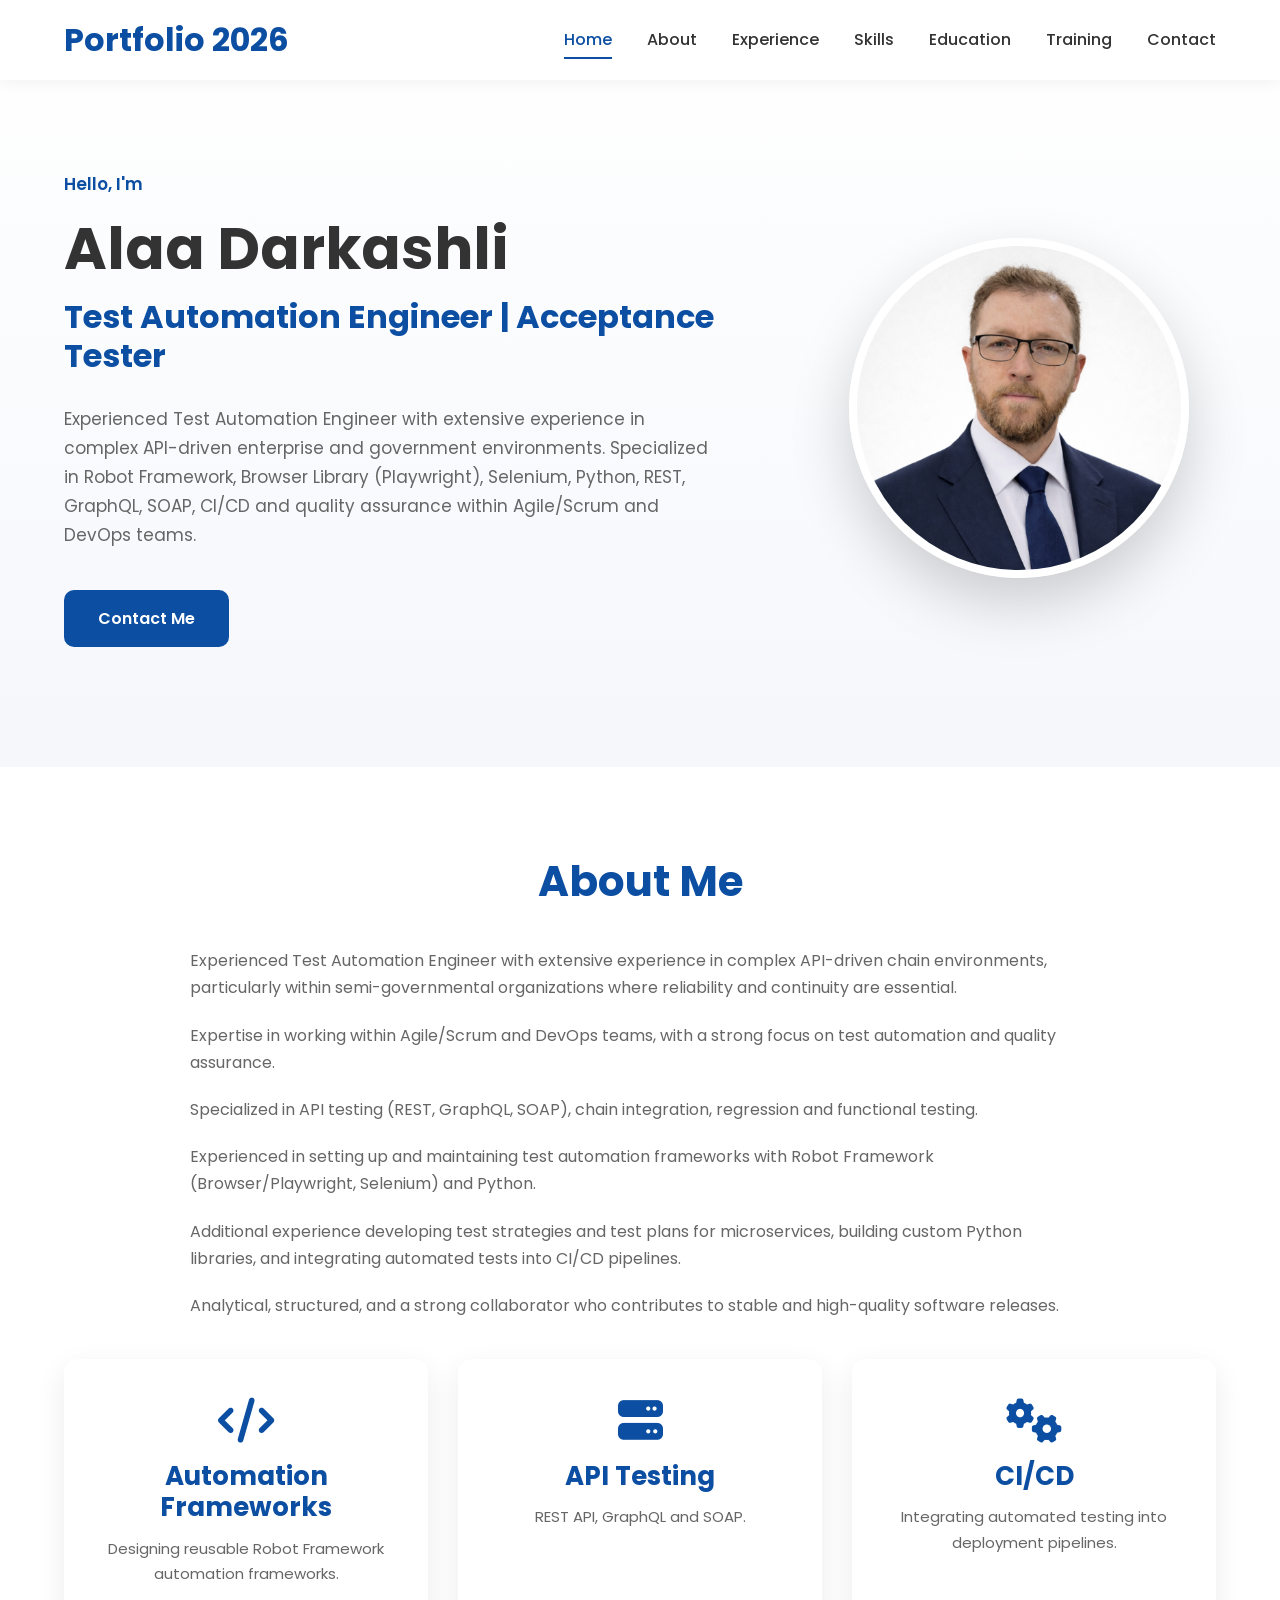
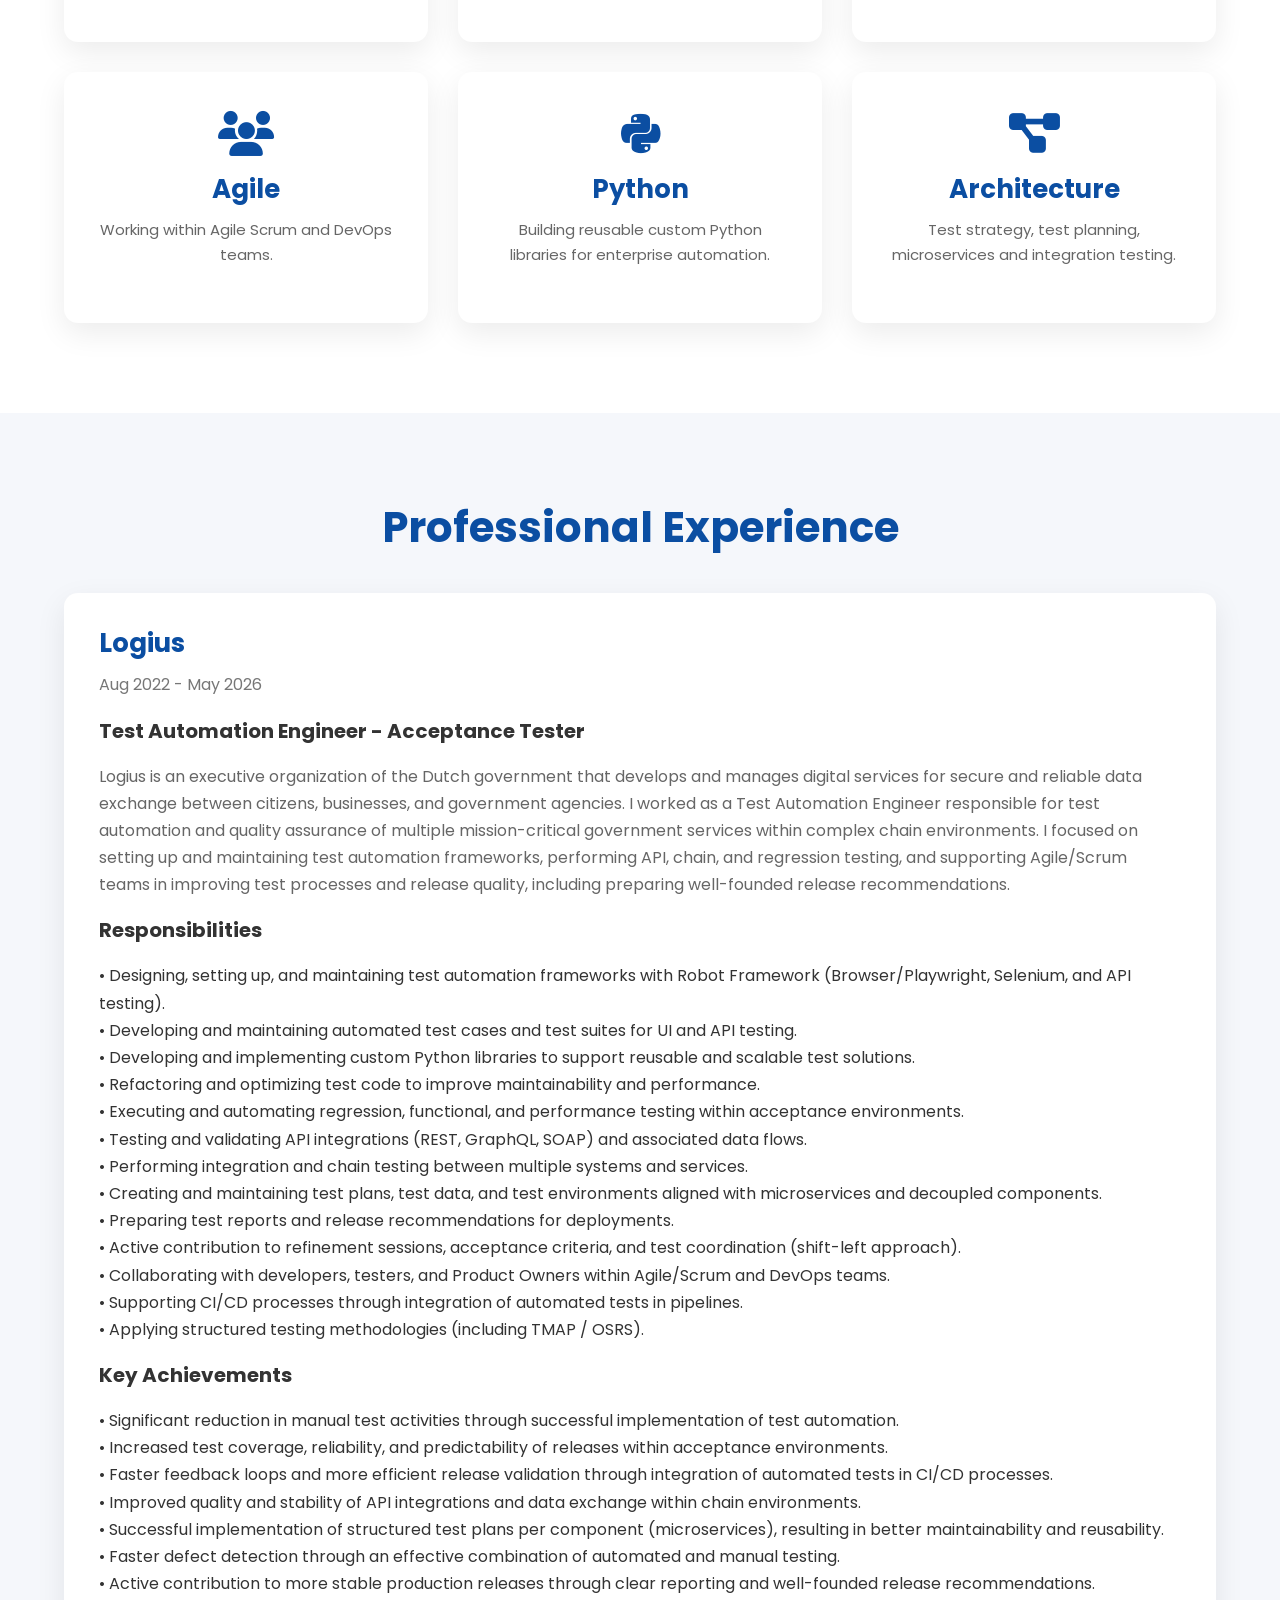
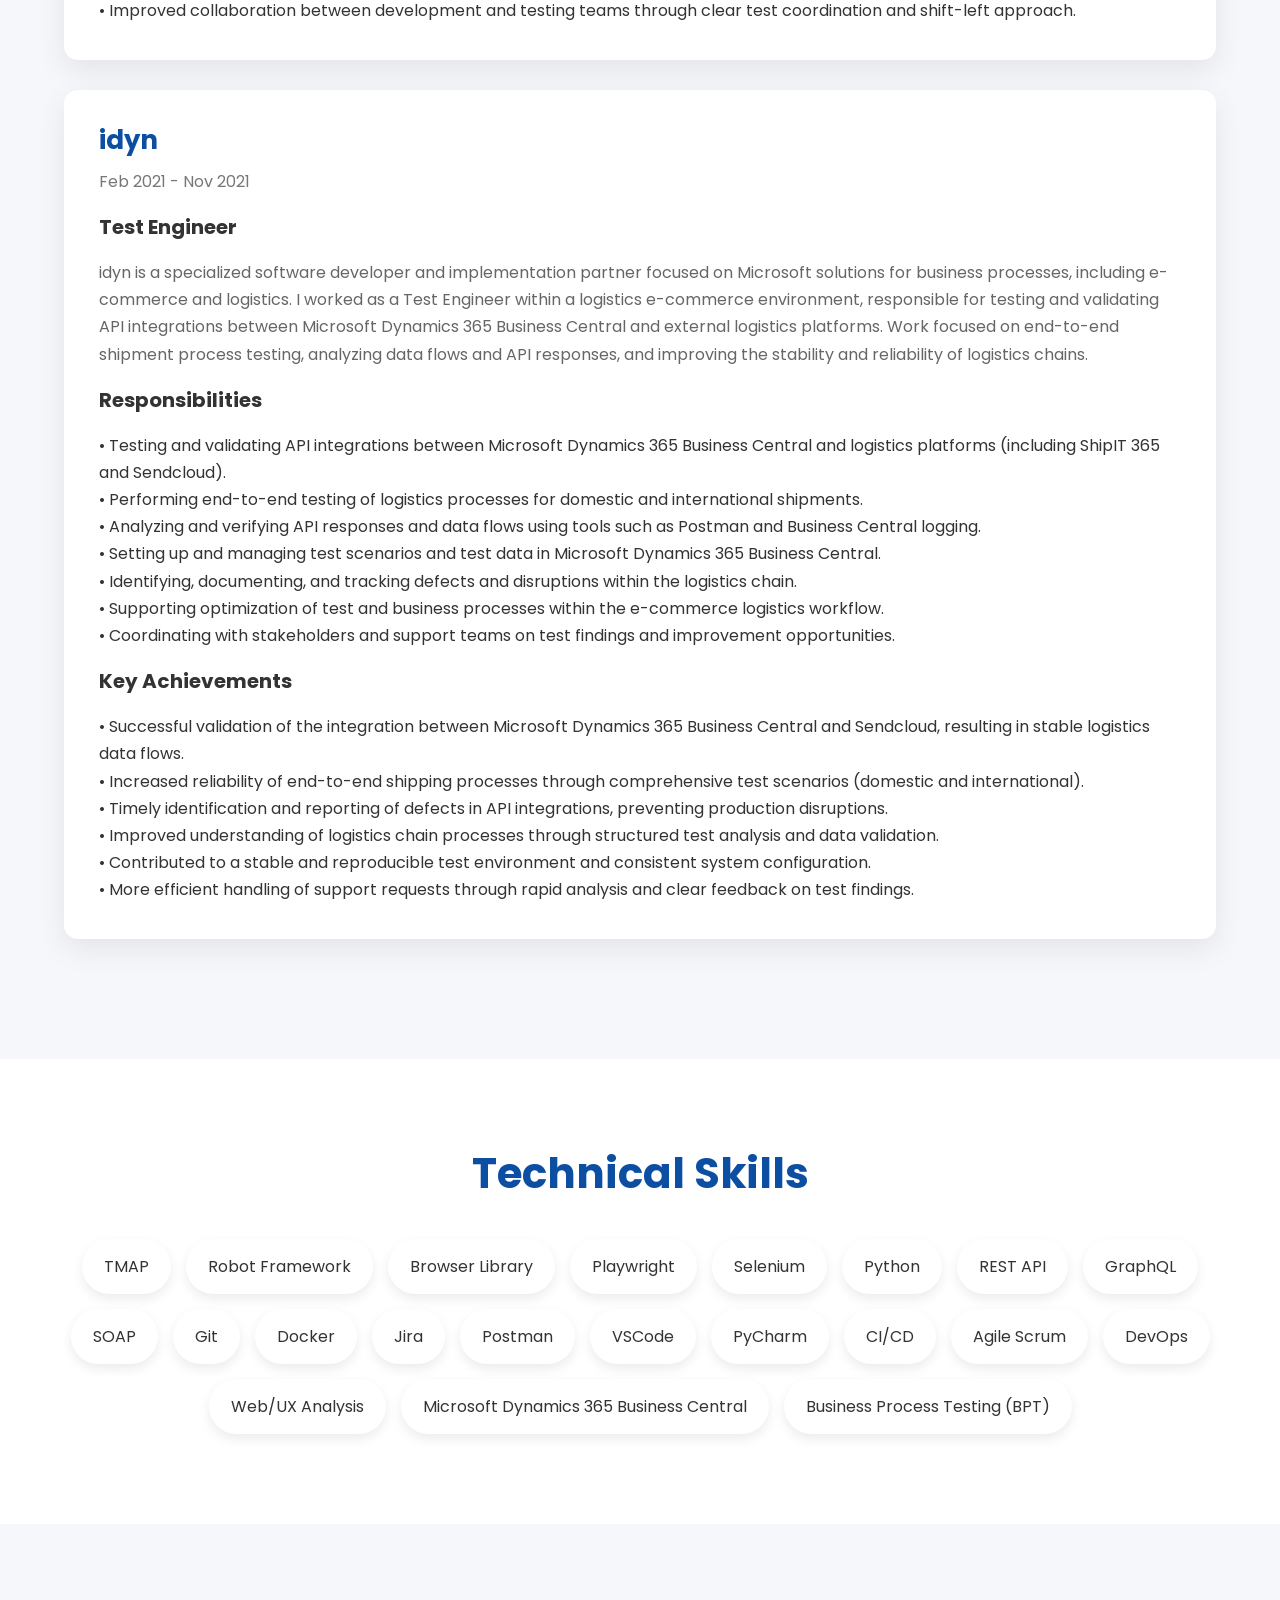
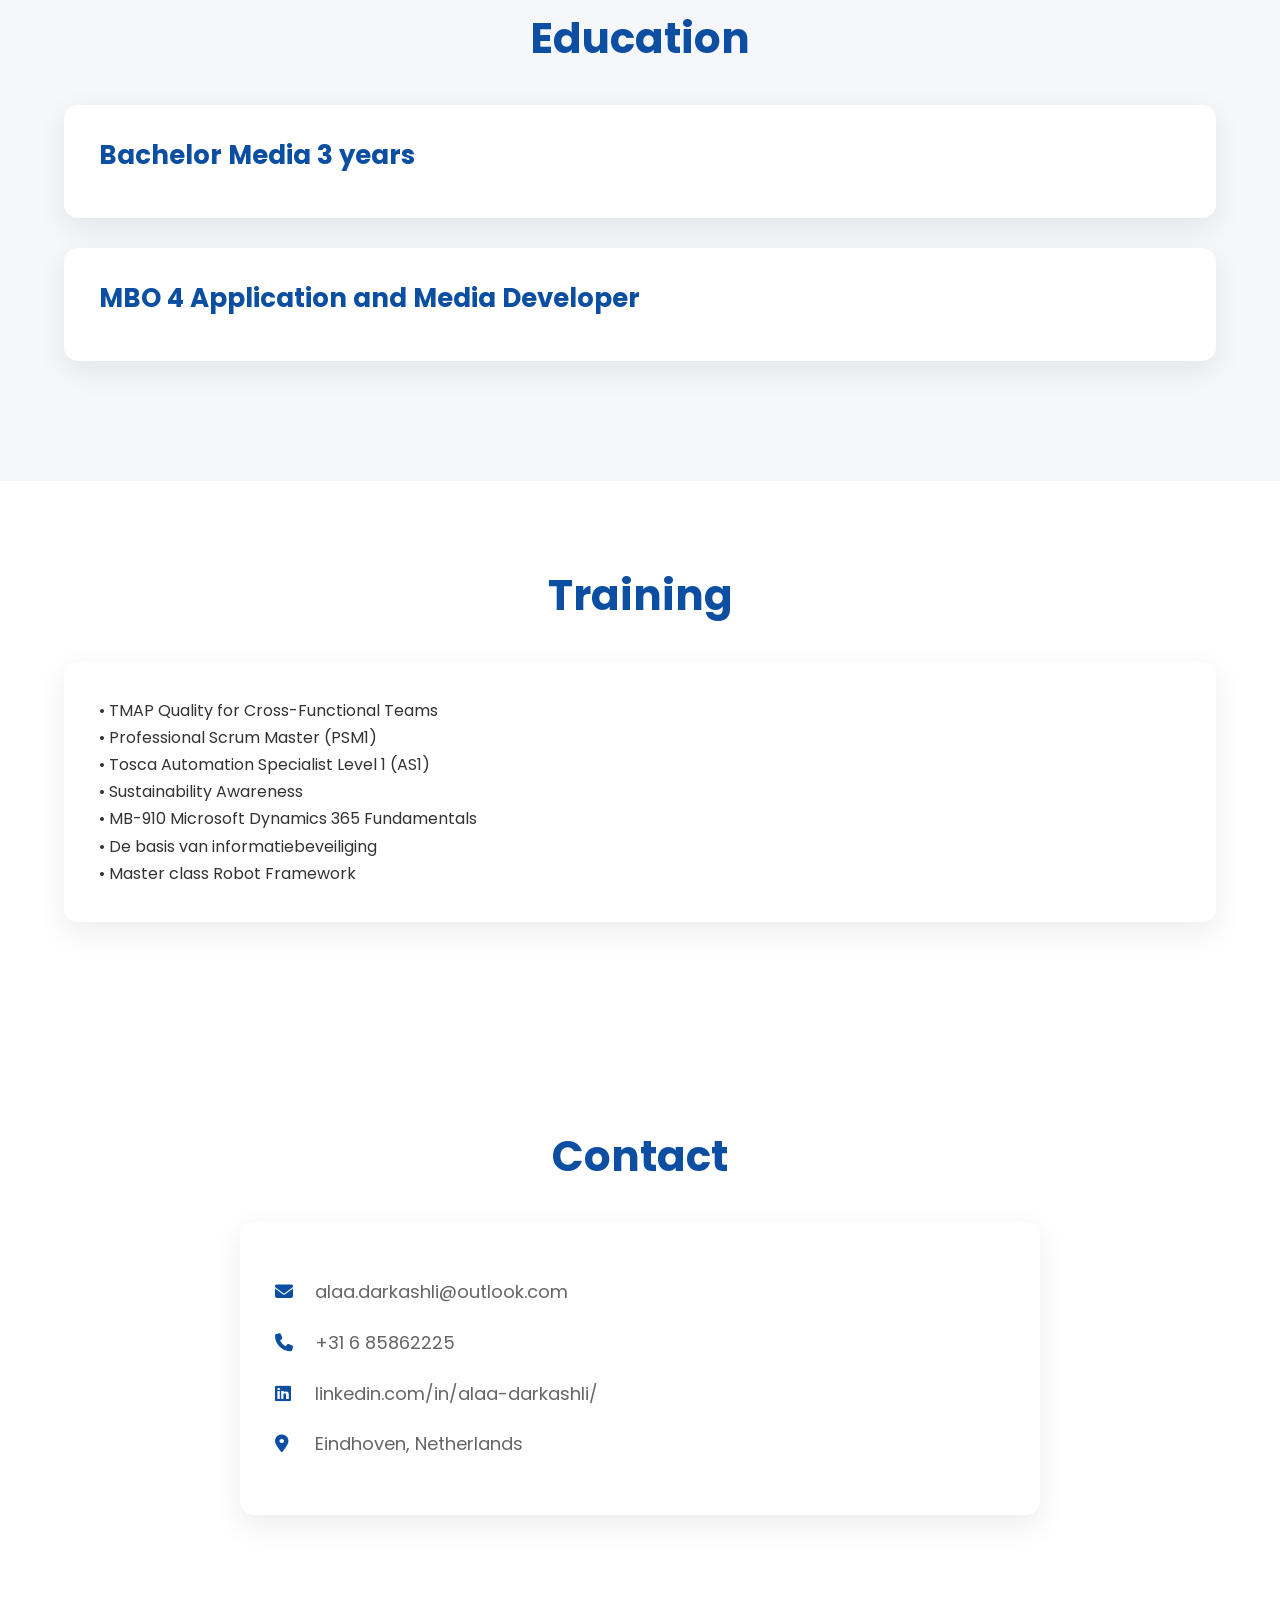
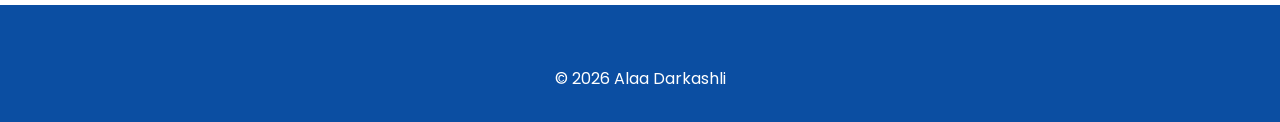
<file: index.html>
<!DOCTYPE html>
<html lang="en">

<head>
	<meta charset="UTF-8">
	<meta name="viewport" content="width=device-width, initial-scale=1.0">
	<title>Alaa Darkashli | Test Automation Engineer | Acceptance Tester</title>
	<meta name="description" content="Portfolio of Alaa Darkashli, Test Automation Engineer specialized in Robot Framework, Browser Library, Playwright, REST API, GraphQL, SOAP and Python.">

	<link rel="preconnect" href="https://fonts.googleapis.com">
	<link rel="preconnect" href="https://fonts.gstatic.com" crossorigin>
	<link href="https://fonts.googleapis.com/css2?family=Poppins:wght@300;400;500;600;700&display=swap" rel="stylesheet">
	<link rel="stylesheet" href="https://cdnjs.cloudflare.com/ajax/libs/font-awesome/6.7.2/css/all.min.css">
	<link rel="stylesheet" href="css/style.css">
</head>

<body>
	<header>
		<div class="container">
			<nav>
				<h2 class="logo">Portfolio 2026</h2>
				<ul>
					<li><a href="#home">Home</a></li>
					<li><a href="#about">About</a></li>
					<li><a href="#experience">Experience</a></li>
					<li><a href="#skills">Skills</a></li>
					<li><a href="#education">Education</a></li>
					<li><a href="#training">Training</a></li>
					<li><a href="#contact">Contact</a></li>
				</ul>
			</nav>
		</div>
	</header>

	<section class="hero" id="home">
		<div class="container hero-content">
			<div class="hero-text">
				<p class="welcome">Hello, I'm</p>
				<h1>Alaa Darkashli</h1>
				<h2>Test Automation Engineer | Acceptance Tester</h2>
				<p>
					Experienced Test Automation Engineer with extensive experience
					in complex API-driven enterprise and government environments.
					Specialized in Robot Framework, Browser Library (Playwright),
					Selenium, Python, REST, GraphQL, SOAP, CI/CD and quality
					assurance within Agile/Scrum and DevOps teams.
				</p>
				<div class="hero-buttons">
					<a href="#contact" class="btn">Contact Me</a>
				</div>
			</div>

			<div class="hero-image">
				<img src="img/profile_business.jpg" alt="Portrait of Alaa Darkashli" loading="lazy">
			</div>
		</div>
	</section>

	<section id="about">
		<div class="container">
			<h2 class="section-title">About Me</h2>
			<p>
				Experienced Test Automation Engineer with extensive experience in complex API-driven chain environments, particularly within semi-governmental organizations where reliability and continuity are essential.
			</p>
			<p>
				Expertise in working within Agile/Scrum and DevOps teams, with a strong focus on test automation and quality assurance.
			</p>
			<p>
				Specialized in API testing (REST, GraphQL, SOAP), chain integration, regression and functional testing.
			</p>
			<p>
				Experienced in setting up and maintaining test automation frameworks with Robot Framework (Browser/Playwright, Selenium) and Python.
			</p>
			<p>
				Additional experience developing test strategies and test plans for microservices, building custom Python libraries, and integrating automated tests into CI/CD pipelines.
			</p>
			<p>
				Analytical, structured, and a strong collaborator who contributes to stable and high-quality software releases.
			</p>

			<div class="about-grid">
				<div class="about-card">
					<i class="fa-solid fa-code" aria-hidden="true"></i>
					<h3>Automation Frameworks</h3>
					<p>Designing reusable Robot Framework automation frameworks.</p>
				</div>

				<div class="about-card">
					<i class="fa-solid fa-server" aria-hidden="true"></i>
					<h3>API Testing</h3>
					<p>REST API, GraphQL and SOAP.</p>
				</div>

				<div class="about-card">
					<i class="fa-solid fa-gears" aria-hidden="true"></i>
					<h3>CI/CD</h3>
					<p>Integrating automated testing into deployment pipelines.</p>
				</div>

				<div class="about-card">
					<i class="fa-solid fa-users" aria-hidden="true"></i>
					<h3>Agile</h3>
					<p>Working within Agile Scrum and DevOps teams.</p>
				</div>

				<div class="about-card">
					<i class="fa-brands fa-python" aria-hidden="true"></i>
					<h3>Python</h3>
					<p>Building reusable custom Python libraries for enterprise automation.</p>
				</div>

				<div class="about-card">
					<i class="fa-solid fa-diagram-project" aria-hidden="true"></i>
					<h3>Architecture</h3>
					<p>Test strategy, test planning, microservices and integration testing.</p>
				</div>
			</div>
		</div>
	</section>

	<section id="experience">
		<div class="container">
			<h2 class="section-title">Professional Experience</h2>

			<div class="card">
				<h3>Logius</h3>
				<span>Aug 2022 - May 2026</span>
				<h4>Test Automation Engineer - Acceptance Tester</h4>
				<p>
				Logius is an executive organization of the Dutch government that develops and manages digital services for secure and reliable data exchange between citizens, businesses, and government agencies. I worked as a Test Automation Engineer responsible for test automation and quality assurance of multiple mission-critical government services within complex chain environments. I focused on setting up and maintaining test automation frameworks, performing API, chain, and regression testing, and supporting Agile/Scrum teams in improving test processes and release quality, including preparing well-founded release recommendations.
			</p>
                <h4>Responsibilities</h4>
                    <ul>
                        <li>• Designing, setting up, and maintaining test automation frameworks with Robot Framework (Browser/Playwright, Selenium, and API testing).</li>
                        <li>• Developing and maintaining automated test cases and test suites for UI and API testing.</li>
                        <li>• Developing and implementing custom Python libraries to support reusable and scalable test solutions.</li>
                        <li>• Refactoring and optimizing test code to improve maintainability and performance.</li>
                        <li>• Executing and automating regression, functional, and performance testing within acceptance environments.</li>
                        <li>• Testing and validating API integrations (REST, GraphQL, SOAP) and associated data flows.</li>
                        <li>• Performing integration and chain testing between multiple systems and services.</li>
                        <li>• Creating and maintaining test plans, test data, and test environments aligned with microservices and decoupled components.</li>
                        <li>• Preparing test reports and release recommendations for deployments.</li>
                        <li>• Active contribution to refinement sessions, acceptance criteria, and test coordination (shift-left approach).</li>
                        <li>• Collaborating with developers, testers, and Product Owners within Agile/Scrum and DevOps teams.</li>
                        <li>• Supporting CI/CD processes through integration of automated tests in pipelines.</li>
                        <li>• Applying structured testing methodologies (including TMAP / OSRS).</li>
                    </ul>

                    <h4>Key Achievements</h4>
                        <ul>
                            <li>• Significant reduction in manual test activities through successful implementation of test automation.</li>
                            <li>• Increased test coverage, reliability, and predictability of releases within acceptance environments.</li>
                            <li>• Faster feedback loops and more efficient release validation through integration of automated tests in CI/CD processes.</li>
                            <li>• Improved quality and stability of API integrations and data exchange within chain environments.</li>
                            <li>• Successful implementation of structured test plans per component (microservices), resulting in better maintainability and reusability.</li>
                            <li>• Faster defect detection through an effective combination of automated and manual testing.</li>
                            <li>• Active contribution to more stable production releases through clear reporting and well-founded release recommendations.</li>
                            <li>• Improved collaboration between development and testing teams through clear test coordination and shift-left approach.</li>
                        </ul>
			</div>

			<div class="card">
				<h3>idyn</h3>
				<span>Feb 2021 - Nov 2021</span>
				<h4>Test Engineer</h4>
				<p>
					idyn is a specialized software developer and implementation partner focused on Microsoft solutions for business processes, including e-commerce and logistics. I worked as a Test Engineer within a logistics e-commerce environment, responsible for testing and validating API integrations between Microsoft Dynamics 365 Business Central and external logistics platforms. Work focused on end-to-end shipment process testing, analyzing data flows and API responses, and improving the stability and reliability of logistics chains.
				</p>
                <h4>Responsibilities</h4>
                <ul>
                    <li>• Testing and validating API integrations between Microsoft Dynamics 365 Business Central and logistics platforms (including ShipIT 365 and Sendcloud).</li>
                    <li>• Performing end-to-end testing of logistics processes for domestic and international shipments.</li>
                    <li>• Analyzing and verifying API responses and data flows using tools such as Postman and Business Central logging.</li>
                    <li>• Setting up and managing test scenarios and test data in Microsoft Dynamics 365 Business Central.</li>
                    <li>• Identifying, documenting, and tracking defects and disruptions within the logistics chain.</li>
                    <li>• Supporting optimization of test and business processes within the e-commerce logistics workflow.</li>
                    <li>• Coordinating with stakeholders and support teams on test findings and improvement opportunities.</li>
                </ul>
                <h4>Key Achievements</h4>
                <ul>
                    <li>• Successful validation of the integration between Microsoft Dynamics 365 Business Central and Sendcloud, resulting in stable logistics data flows.</li>
                    <li>• Increased reliability of end-to-end shipping processes through comprehensive test scenarios (domestic and international).</li>
                    <li>• Timely identification and reporting of defects in API integrations, preventing production disruptions.</li>
                    <li>• Improved understanding of logistics chain processes through structured test analysis and data validation.</li>
                    <li>• Contributed to a stable and reproducible test environment and consistent system configuration.</li>
                    <li>• More efficient handling of support requests through rapid analysis and clear feedback on test findings.</li>
                </ul>
			</div>
		</div>
	</section>

	<section id="skills">
		<div class="container">
			<h2 class="section-title">Technical Skills</h2>
			<div class="skills">
                <span>TMAP</span>
				<span>Robot Framework</span>
				<span>Browser Library</span>
				<span>Playwright</span>
				<span>Selenium</span>
				<span>Python</span>
				<span>REST API</span>
				<span>GraphQL</span>
				<span>SOAP</span>
				<span>Git</span>
				<span>Docker</span>
				<span>Jira</span>
				<span>Postman</span>
                <span>VSCode</span>
                <span>PyCharm</span>
				<span>CI/CD</span>
				<span>Agile Scrum</span>
				<span>DevOps</span>
                <span>Web/UX Analysis</span>
                <span>Microsoft Dynamics 365 Business Central</span>
                <span>Business Process Testing (BPT)</span>
			</div>
		</div>
	</section>

	<section id="education">
		<div class="container">
			<h2 class="section-title">Education</h2>

			<div class="card">
				<h3>Bachelor Media 3 years</h3>
			</div>

			<div class="card">
				<h3>MBO 4 Application and Media Developer</h3>
			</div>
		</div>
	</section>

	<section id="training">
		<div class="container">
			<h2 class="section-title">Training</h2>
			<div class="card">
				<ul>
					<li>• TMAP Quality for Cross-Functional Teams</li>
					<li>• Professional Scrum Master (PSM1)</li>
					<li>• Tosca Automation Specialist Level 1 (AS1)</li>
					<li>• Sustainability Awareness</li>
					<li>• MB-910 Microsoft Dynamics 365 Fundamentals</li>
					<li>• De basis van informatiebeveiliging</li>
					<li>• Master class Robot Framework</li>
				</ul>
			</div>
		</div>
	</section>

	<section id="contact">
		<div class="container">
			<h2 class="section-title">Contact</h2>
			<div class="contact">
				<p>
					<i class="fa-solid fa-envelope" aria-hidden="true"></i>
					<a href="mailto:alaa.darkashli@outlook.com">alaa.darkashli@outlook.com</a>
				</p>
				<p>
					<i class="fa-solid fa-phone" aria-hidden="true"></i>
					<a href="tel:+31685862225">+31 6 85862225</a>
				</p>
				<p>
					<i class="fa-brands fa-linkedin" aria-hidden="true"></i>
					<a href="https://www.linkedin.com/in/alaa-darkashli/?lipi=urn%3Ali%3Apage%3Ad_flagship3_profile_view_base_contact_details%3Bxp4y0swoQ8WKSdu1Gyx2Og%3D%3D" target="_blank" rel="noopener">linkedin.com/in/alaa-darkashli/</a>
				</p>
				<p>
					<i class="fa-solid fa-location-dot" aria-hidden="true"></i>
					Eindhoven, Netherlands
				</p>
			</div>
		</div>
	</section>

	<footer>
		<p>&copy; 2026 Alaa Darkashli</p>
	</footer>

	<script src="js/script.js"></script>
</body>

</html>
</file>
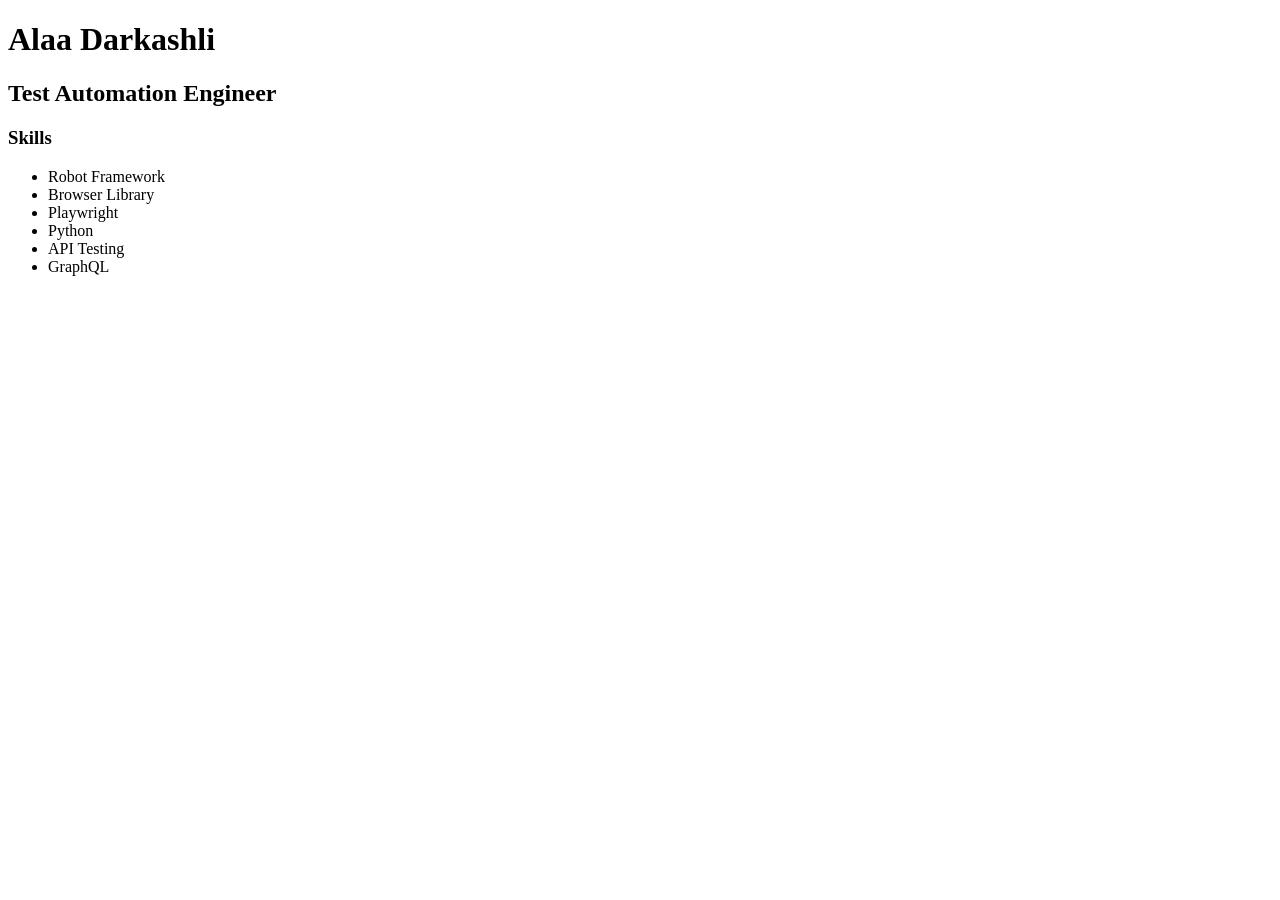
<file: Portfolio.html>
<!DOCTYPE html>
<html>
<head>
    <title>Alaa Darkashli</title>
</head>
<body>
    <h1>Alaa Darkashli</h1>
    <h2>Test Automation Engineer</h2>

    <h3>Skills</h3>
    <ul>
        <li>Robot Framework</li>
        <li>Browser Library</li>
        <li>Playwright</li>
        <li>Python</li>
        <li>API Testing</li>
        <li>GraphQL</li>
    </ul>
</body>
</html>
</file>
<file: css/style.css>
/* Reset and variables */
*,
*::before,
*::after {
	margin: 0;
	padding: 0;
	box-sizing: border-box;
}

:root {
	--primary: #0b4ea2;
	--primary-dark: #083a7a;
	--background: #f5f7fb;
	--card: #ffffff;
	--text: #333333;
	--text-light: #666666;
	--shadow: 0 10px 30px rgba(0, 0, 0, 0.08);
	--shadow-hover: 0 20px 40px rgba(0, 0, 0, 0.15);
	--radius: 14px;
	--transition: 0.35s ease;
}

html {
	scroll-behavior: smooth;
}

body {
	overflow-x: hidden;
	background: var(--background);
	color: var(--text);
	font-family: 'Poppins', sans-serif;
	line-height: 1.7;
}

img {
	display: block;
	max-width: 100%;
}

ul {
	list-style: none;
}

a {
	color: inherit;
	text-decoration: none;
}

button {
	border: none;
	cursor: pointer;
	font-family: inherit;
}

section {
	padding: 90px 0;
}

.container {
	width: 90%;
	max-width: 1200px;
	margin: auto;
}

h1,
h2,
h3,
h4 {
	line-height: 1.2;
}

h1 {
	font-size: 58px;
}

h2 {
	font-size: 42px;
}

h3 {
	font-size: 26px;
}

h4 {
	font-size: 20px;
}

p {
	color: var(--text-light);
}

.section-title {
	margin-bottom: 40px;
	color: var(--primary);
	font-size: 42px;
	text-align: center;
}

/* Header */
header {
	position: fixed;
	top: 0;
	left: 0;
	width: 100%;
	background: white;
	box-shadow: 0 3px 15px rgba(0, 0, 0, 0.05);
	transition: var(--transition);
	z-index: 9999;
}

header.sticky {
	box-shadow: var(--shadow);
}

nav {
	display: flex;
	align-items: center;
	justify-content: space-between;
	height: 80px;
}

.logo {
	color: var(--primary);
	font-size: 32px;
	font-weight: 700;
}

nav ul {
	display: flex;
	align-items: center;
	gap: 35px;
}

nav ul li a {
	position: relative;
	font-weight: 500;
	transition: var(--transition);
}

nav ul li a:hover,
nav ul li a.active {
	color: var(--primary);
}

nav ul li a::after {
	position: absolute;
	right: 0;
	bottom: -8px;
	left: 0;
	width: 0;
	height: 2px;
	background: var(--primary);
	content: '';
	transition: var(--transition);
}

nav ul li a:hover::after,
nav ul li a.active::after {
	width: 100%;
}

/* Hero */
.hero {
	padding-top: 170px;
	padding-bottom: 120px;
	background: linear-gradient(180deg, #ffffff 0%, var(--background) 100%);
}

.hero-content {
	display: grid;
	grid-template-columns: 1.4fr 0.8fr;
	align-items: center;
	gap: 70px;
}

.welcome {
	margin-bottom: 15px;
	color: var(--primary);
	font-size: 18px;
	font-weight: 600;
}

.hero h1 {
	margin-bottom: 15px;
}

.hero h2 {
	margin-bottom: 30px;
	color: var(--primary);
	font-size: 32px;
}

.hero p {
	max-width: 650px;
	font-size: 17px;
}

.hero-image {
	display: flex;
	justify-content: center;
}

.hero-image img {
	width: 340px;
	height: 340px;
	border: 8px solid white;
	border-radius: 50%;
	box-shadow: 0 25px 60px rgba(0, 0, 0, 0.18);
	object-fit: cover;
	transition: var(--transition);
}

.hero-image img:hover {
	transform: translateY(-10px);
}

.hero-buttons {
	display: flex;
	gap: 20px;
	margin-top: 40px;
}

.btn,
.btn-outline {
	display: inline-flex;
	align-items: center;
	justify-content: center;
	padding: 15px 34px;
	border-radius: 10px;
	font-weight: 600;
	transition: var(--transition);
}

.btn {
	background: var(--primary);
	color: white;
}

.btn:hover {
	background: var(--primary-dark);
	box-shadow: var(--shadow-hover);
	transform: translateY(-4px);
}

.btn-outline {
	border: 2px solid var(--primary);
	color: var(--primary);
}

.btn-outline:hover {
	background: var(--primary);
	color: white;
}

/* About and cards */
#about p {
	max-width: 900px;
	margin: 0 auto 20px;
}

.about-grid {
	display: grid;
	grid-template-columns: repeat(3, 1fr);
	gap: 30px;
	margin-top: 40px;
}

.about-card,
.card,
.contact {
	padding: 35px;
	border-radius: var(--radius);
	background: var(--card);
	box-shadow: var(--shadow);
}

.about-card {
	text-align: center;
}

.about-card i {
	margin-bottom: 18px;
	color: var(--primary);
	font-size: 32px;
}

.about-card h3,
.card h3 {
	margin-bottom: 12px;
	color: var(--primary);
}

.card {
	margin-bottom: 30px;
	transition: var(--transition);
}

.card:hover {
	box-shadow: var(--shadow-hover);
	transform: translateY(-8px);
}

.card span {
	color: #777777;
}

.card h4 {
	margin: 20px 0;
}

/* Skills */
.skills {
	display: flex;
	flex-wrap: wrap;
	justify-content: center;
	gap: 15px;
}

.skills span {
	padding: 14px 22px;
	border-radius: 30px;
	background: white;
	box-shadow: 0 5px 12px rgba(0, 0, 0, 0.08);
	transition: var(--transition);
}

.skills span:hover {
	background: var(--primary);
	color: white;
}

/* Contact and footer */
.contact {
	max-width: 800px;
	margin: auto;
}

.contact p {
	margin: 20px 0;
	font-size: 18px;
}

.contact i {
	width: 35px;
	color: var(--primary);
}

.contact a:hover {
	color: var(--primary);
}

footer {
	padding: 30px;
	background: var(--primary);
	color: white;
	text-align: center;
}

footer p {
	color: white;
}

/* JavaScript states */
.hidden {
	opacity: 0;
	transform: translateY(25px);
	transition: opacity 0.6s ease, transform 0.6s ease;
}

.show {
	opacity: 1;
	transform: translateY(0);
}

#topButton {
	position: fixed;
	right: 25px;
	bottom: 25px;
	display: grid;
	width: 46px;
	height: 46px;
	place-items: center;
	border-radius: 50%;
	background: var(--primary);
	color: white;
	opacity: 0;
	pointer-events: none;
	transition: var(--transition);
	transform: translateY(10px);
	z-index: 1000;
}

#topButton.show {
	opacity: 1;
	pointer-events: auto;
	transform: translateY(0);
}

@media (max-width: 900px) {
	nav ul {
		gap: 16px;
	}

	.hero-content {
		grid-template-columns: 1fr;
		text-align: center;
	}

	.hero-image {
		order: -1;
	}

	.hero p {
		margin-right: auto;
		margin-left: auto;
	}

	.hero-buttons {
		justify-content: center;
	}

	.about-grid {
		grid-template-columns: repeat(2, 1fr);
	}
}

@media (max-width: 620px) {
	nav {
		height: auto;
		padding: 15px 0;
		flex-direction: column;
		gap: 12px;
	}

	nav ul {
		flex-wrap: wrap;
		justify-content: center;
		gap: 10px 16px;
	}

	.hero {
		padding-top: 190px;
	}

	h1 {
		font-size: 42px;
	}

	.hero h2 {
		font-size: 26px;
	}

	.section-title {
		font-size: 34px;
	}

	.hero-image img {
		width: 260px;
		height: 260px;
	}

	.hero-buttons {
		flex-direction: column;
	}

	.about-grid {
		grid-template-columns: 1fr;
	}

	.btn,
	.btn-outline {
		width: 100%;
	}

	.card,
	.about-card,
	.contact {
		padding: 25px;
	}
}

/* Animations */
.hidden {
	opacity: 0;
	transform: translateY(40px);
	transition: all 0.8s ease;
}

.show {
	opacity: 1;
	transform: translateY(0);
}

.fade-in {
	animation: fadeIn 1s ease forwards;
}

.slide-left {
	animation: slideLeft 0.8s ease forwards;
}

.slide-right {
	animation: slideRight 0.8s ease forwards;
}

.zoom-in {
	animation: zoomIn 0.8s ease forwards;
}

.float {
	animation: float 4s ease-in-out infinite;
}

@keyframes fadeIn {
	from {
		opacity: 0;
	}

	to {
		opacity: 1;
	}
}

@keyframes slideLeft {
	from {
		opacity: 0;
		transform: translateX(-80px);
	}

	to {
		opacity: 1;
		transform: translateX(0);
	}
}

@keyframes slideRight {
	from {
		opacity: 0;
		transform: translateX(80px);
	}

	to {
		opacity: 1;
		transform: translateX(0);
	}
}

@keyframes zoomIn {
	from {
		opacity: 0;
		transform: scale(0.8);
	}

	to {
		opacity: 1;
		transform: scale(1);
	}
}

@keyframes float {
	0%,
	100% {
		transform: translateY(0);
	}

	50% {
		transform: translateY(-12px);
	}
}

/* Back to top and browser chrome */
#topButton {
	bottom: 35px;
	right: 35px;
	width: 55px;
	height: 55px;
	visibility: hidden;
	box-shadow: var(--shadow);
	font-size: 20px;
}

#topButton.show {
	visibility: visible;
}

#topButton:hover {
	background: var(--primary-dark);
	transform: translateY(-6px);
}

::-webkit-scrollbar {
	width: 10px;
}

::-webkit-scrollbar-track {
	background: #edf2f7;
}

::-webkit-scrollbar-thumb {
	border-radius: 20px;
	background: var(--primary);
}

::-webkit-scrollbar-thumb:hover {
	background: var(--primary-dark);
}

::selection {
	background: var(--primary);
	color: white;
}

/* Dark mode */
body.dark {
	background: #0f172a;
	color: #f8fafc;
}

body.dark header {
	background: #111827;
}

body.dark .card,
body.dark .timeline-content,
body.dark .about-card,
body.dark .education-card,
body.dark .training-card,
body.dark .contact-card,
body.dark .skill-card {
	background: #1e293b;
	color: #f8fafc;
}

body.dark p {
	color: #cbd5e1;
}

body.dark .tech-badge {
	background: #334155;
	color: #f8fafc;
}

body.dark footer {
	background: #020617;
}

body.dark .btn-outline {
	border-color: white;
	color: white;
}

/* Print and utility classes */
@media print {
	header,
	footer,
	.hero-buttons,
	.hero-social,
	#topButton {
		display: none;
	}

	body {
		background: white;
		color: black;
	}

	section {
		padding: 20px 0;
	}

	.timeline-content,
	.about-card,
	.skill-card,
	.education-card {
		border: 1px solid #dddddd;
		box-shadow: none;
	}
}

.text-center {
	text-align: center;
}

.mt-1 { margin-top: 10px; }
.mt-2 { margin-top: 20px; }
.mt-3 { margin-top: 30px; }
.mt-4 { margin-top: 40px; }
.mt-5 { margin-top: 60px; }
.mb-1 { margin-bottom: 10px; }
.mb-2 { margin-bottom: 20px; }
.mb-3 { margin-bottom: 30px; }
.mb-4 { margin-bottom: 40px; }
.mb-5 { margin-bottom: 60px; }

.shadow {
	box-shadow: var(--shadow);
}

.rounded {
	border-radius: var(--radius);
}

.primary {
	color: var(--primary);
}

.bg-primary {
	background: var(--primary);
	color: white;
}

.d-flex {
	display: flex;
}

.align-center {
	align-items: center;
}

.justify-center {
	justify-content: center;
}

.space-between {
	justify-content: space-between;
}

.w-100 {
	width: 100%;
}

/* Detailed experience components */
#about {
	background: #ffffff;
}

#experience {
	background: var(--background);
}

.about-card {
	border-top: 4px solid transparent;
	transition: var(--transition);
}

.about-card:hover {
	border-top-color: var(--primary);
}

.about-card i {
	font-size: 45px;
}

.about-card p {
	font-size: 15px;
}

.timeline {
	position: relative;
	max-width: 1100px;
	margin: auto;
	padding-top: 30px;
}

.timeline::before {
	position: absolute;
	left: 30px;
	top: 0;
	width: 4px;
	height: 100%;
	border-radius: 5px;
	background: var(--primary);
	content: '';
}

.timeline-item {
	position: relative;
	margin-bottom: 70px;
	padding-left: 90px;
}

.timeline-dot {
	position: absolute;
	left: 18px;
	top: 15px;
	width: 28px;
	height: 28px;
	border: 5px solid white;
	border-radius: 50%;
	background: var(--primary);
	box-shadow: 0 0 0 4px rgba(11, 78, 162, 0.15);
}

.timeline-content {
	padding: 35px;
	border-radius: var(--radius);
	background: white;
	box-shadow: var(--shadow);
	transition: var(--transition);
}

.timeline-content:hover {
	box-shadow: var(--shadow-hover);
	transform: translateY(-6px);
}

.company-header {
	display: flex;
	align-items: center;
	justify-content: space-between;
	flex-wrap: wrap;
	gap: 20px;
	margin-bottom: 30px;
}

.company-name {
	color: var(--primary);
	font-size: 30px;
	font-weight: 700;
}

.job-title {
	margin-top: 5px;
	color: #444444;
	font-size: 20px;
	font-weight: 600;
}

.period {
	padding: 8px 18px;
	border-radius: 25px;
	background: var(--primary);
	color: white;
	font-size: 14px;
	font-weight: 600;
}

.company-description {
	margin-bottom: 30px;
	padding: 20px;
	border-left: 5px solid var(--primary);
	border-radius: 8px;
	background: #f8fafc;
}

.responsibilities,
.achievements,
.tech-stack {
	margin-top: 35px;
}

.responsibilities h3,
.achievements h3,
.tech-stack h3,
.card-section h3 {
	margin-bottom: 20px;
	color: var(--primary);
}

.responsibilities ul,
.achievement-list {
	display: grid;
	gap: 15px;
}

.responsibilities li {
	position: relative;
	padding-left: 35px;
	color: var(--text-light);
}

.responsibilities li::before {
	position: absolute;
	left: 0;
	top: 0;
	display: flex;
	align-items: center;
	justify-content: center;
	width: 22px;
	height: 22px;
	border-radius: 50%;
	background: #eaf2ff;
	color: var(--primary);
	content: '✓';
	font-size: 12px;
	font-weight: bold;
}

.achievement {
	display: flex;
	align-items: flex-start;
	gap: 18px;
	padding: 18px;
	border-radius: 12px;
	background: #f9fbfd;
	transition: var(--transition);
}

.achievement:hover {
	background: #eef5ff;
}

.achievement i {
	margin-top: 3px;
	color: #2ecc71;
	font-size: 22px;
}

.achievement p {
	margin: 0;
}

.tech-stack {
	margin-top: 45px;
}

.tech-grid,
.tags {
	display: flex;
	flex-wrap: wrap;
	gap: 15px;
}

.tech-badge,
.tag {
	border: 1px solid var(--border);
	border-radius: 30px;
	background: white;
	color: var(--primary);
	font-weight: 600;
}

.tech-badge {
	padding: 12px 20px;
	box-shadow: 0 5px 12px rgba(0, 0, 0, 0.06);
	transition: var(--transition);
}

.tech-badge:hover {
	background: var(--primary);
	color: white;
	transform: translateY(-4px);
}

.experience-card {
	margin-top: 35px;
}

.experience-card + .experience-card {
	margin-top: 70px;
}

.card-section {
	margin-top: 35px;
}

.card-section p {
	margin-bottom: 15px;
}

.company-logo {
	display: flex;
	align-items: center;
	justify-content: center;
	width: 70px;
	height: 70px;
	overflow: hidden;
	border-radius: 12px;
	background: white;
	box-shadow: var(--shadow);
}

.company-logo img {
	width: 55px;
	object-fit: contain;
}

.tags {
	margin-top: 25px;
	gap: 12px;
}

.tag {
	padding: 8px 16px;
	border: 0;
	background: #eef4ff;
	font-size: 14px;
}

@media (max-width: 900px) {
	.timeline-item {
		padding-left: 70px;
	}

	.about-card i {
		font-size: 38px;
	}
}

@media (max-width: 620px) {
	.timeline::before {
		left: 15px;
	}

	.timeline-item {
		padding-left: 45px;
	}

	.timeline-dot {
		left: 3px;
	}

	.timeline-content {
		padding: 25px;
	}

	.company-header {
		align-items: flex-start;
		flex-direction: column;
	}
}

/* Skills */
:root {
	--secondary: #2563eb;
}

#skills {
	background: #ffffff;
}

.skills-container,
.skill-category {
	margin-top: 60px;
}

.skill-category {
	margin-bottom: 60px;
}

.skill-category h3 {
	display: inline-block;
	margin-bottom: 25px;
	padding-bottom: 10px;
	border-bottom: 3px solid var(--primary);
	color: var(--primary);
}

.skills-grid,
.education-grid,
.training-grid,
.language-grid {
	display: grid;
	gap: 30px;
}

.skills-grid {
	grid-template-columns: repeat(auto-fit, minmax(220px, 1fr));
	gap: 25px;
}

.skill-card {
	padding: 30px;
	border-radius: var(--radius);
	background: var(--card);
	box-shadow: var(--shadow);
	text-align: center;
	transition: var(--transition);
}

.skill-card:hover {
	box-shadow: var(--shadow-hover);
	transform: translateY(-8px);
}

.skill-card i {
	margin-bottom: 20px;
	color: var(--primary);
	font-size: 45px;
}

.skill-card h4 {
	margin-bottom: 15px;
	color: var(--text);
}

.skill-card p,
.training-content p {
	font-size: 15px;
}

.skill-list {
	display: flex;
	flex-wrap: wrap;
	gap: 12px;
	margin-top: 20px;
}

.skill-item {
	padding: 8px 15px;
	border-radius: 20px;
	background: #eef4ff;
	color: var(--primary);
	font-size: 14px;
	font-weight: 600;
}

/* Education */
#education {
	background: var(--background);
}

.education-grid {
	grid-template-columns: repeat(auto-fit, minmax(350px, 1fr));
	margin-top: 60px;
}

.education-card {
	padding: 35px;
	border-left: 5px solid var(--primary);
	border-radius: var(--radius);
	background: white;
	box-shadow: var(--shadow);
	transition: var(--transition);
}

.education-card:hover {
	transform: translateY(-6px);
}

.education-card h3 {
	margin-bottom: 10px;
	color: var(--primary);
}

.education-card h4 {
	margin-bottom: 10px;
}

.education-card span {
	color: var(--text-light);
	font-size: 14px;
}

/* Training */
#training {
	background: #ffffff;
}

.training-grid {
	grid-template-columns: repeat(auto-fit, minmax(300px, 1fr));
	gap: 25px;
	margin-top: 60px;
}

.training-card {
	display: flex;
	align-items: flex-start;
	gap: 20px;
	padding: 25px;
	border-radius: var(--radius);
	background: white;
	box-shadow: var(--shadow);
	transition: var(--transition);
}

.training-card:hover {
	transform: translateY(-6px);
}

.training-icon,
.contact-icon {
	display: flex;
	align-items: center;
	justify-content: center;
	flex-shrink: 0;
	border-radius: 50%;
	background: #eef4ff;
	color: var(--primary);
}

.training-icon {
	width: 60px;
	height: 60px;
	font-size: 24px;
}

.training-content h4 {
	margin-bottom: 8px;
}

/* Languages */
#languages {
	background: var(--background);
}

.language-grid {
	grid-template-columns: repeat(auto-fit, minmax(250px, 1fr));
	margin-top: 60px;
}

.language-card {
	padding: 30px;
	border-radius: var(--radius);
	background: white;
	box-shadow: var(--shadow);
	text-align: center;
}

.language-card h4 {
	margin-bottom: 20px;
}

.language-level {
	width: 100%;
	height: 10px;
	overflow: hidden;
	border-radius: 20px;
	background: #e5e7eb;
}

.language-progress {
	height: 100%;
	background: linear-gradient(90deg, var(--primary), var(--secondary));
}

/* Contact */
#contact {
	background: #ffffff;
}

.contact-wrapper {
	display: grid;
	grid-template-columns: 1fr 1fr;
	gap: 50px;
	margin-top: 60px;
}

.contact-card {
	padding: 40px;
	border-radius: var(--radius);
	background: white;
	box-shadow: var(--shadow);
}

.contact-item {
	display: flex;
	gap: 20px;
	margin-bottom: 30px;
}

.contact-item:last-child {
	margin-bottom: 0;
}

.contact-icon {
	width: 55px;
	height: 55px;
	font-size: 20px;
}

.contact-text h4 {
	margin-bottom: 5px;
}

.contact-text a {
	color: var(--text-light);
	transition: var(--transition);
}

.contact-text a:hover {
	color: var(--primary);
}

/* Footer */
footer {
	padding: 60px 0 30px;
}

.footer-content {
	display: grid;
	grid-template-columns: 2fr 1fr 1fr;
	gap: 40px;
	margin-bottom: 40px;
}

.footer-logo {
	margin-bottom: 20px;
	font-size: 32px;
	font-weight: 700;
}

.footer-links h4 {
	margin-bottom: 20px;
}

.footer-links ul {
	display: flex;
	flex-direction: column;
	gap: 12px;
}

.footer-links a {
	color: #ffffffcc;
	transition: var(--transition);
}

.footer-links a:hover {
	padding-left: 6px;
	color: #ffffff;
}

.footer-social {
	display: flex;
	gap: 15px;
	margin-top: 20px;
}

.footer-social a {
	display: flex;
	align-items: center;
	justify-content: center;
	width: 45px;
	height: 45px;
	border-radius: 50%;
	background: #ffffff22;
	transition: var(--transition);
}

.footer-social a:hover {
	background: white;
	color: var(--primary);
}

.footer-bottom {
	padding-top: 25px;
	border-top: 1px solid rgba(255, 255, 255, 0.15);
	color: #ffffffcc;
	font-size: 14px;
	text-align: center;
}

@media (max-width: 900px) {
	.contact-wrapper,
	.footer-content {
		grid-template-columns: 1fr;
	}
}

@media (max-width: 620px) {
	.education-grid {
		grid-template-columns: 1fr;
	}

	.training-card,
	.contact-item {
		align-items: flex-start;
	}
}
</file>
